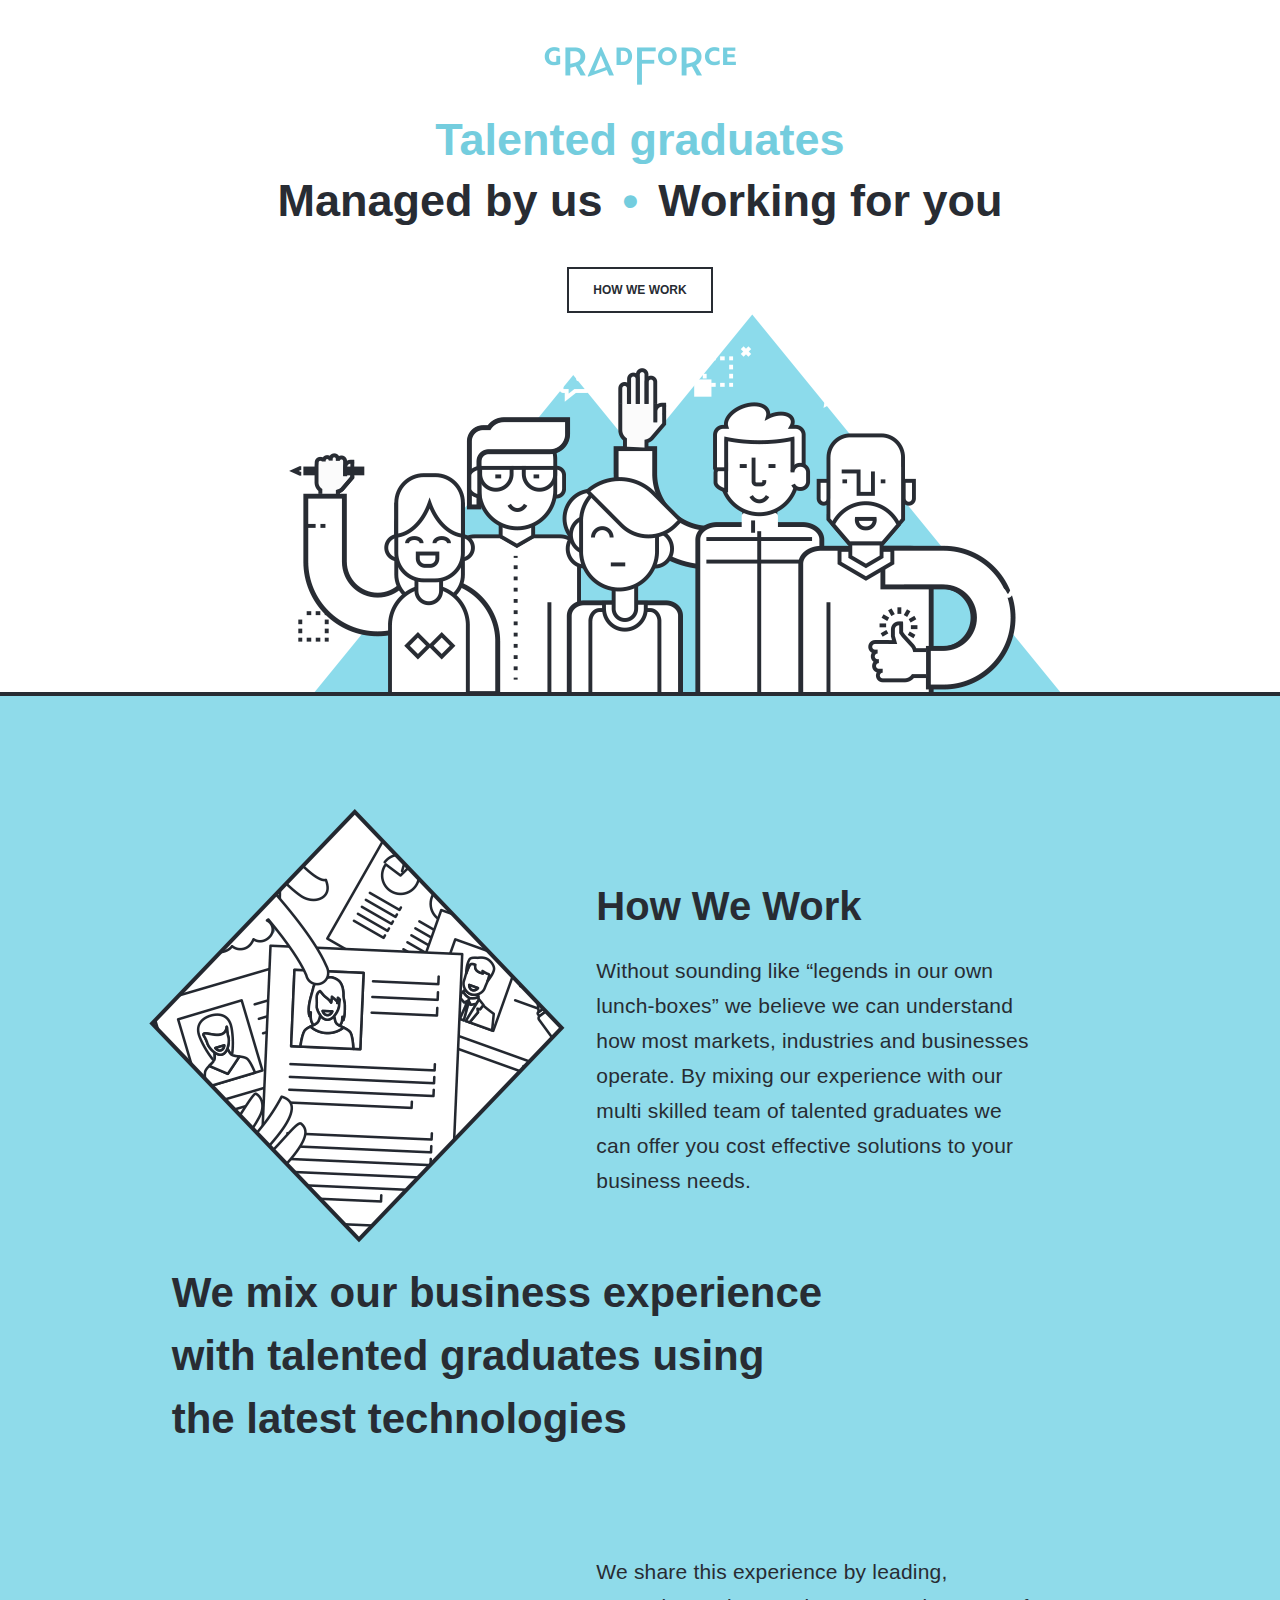
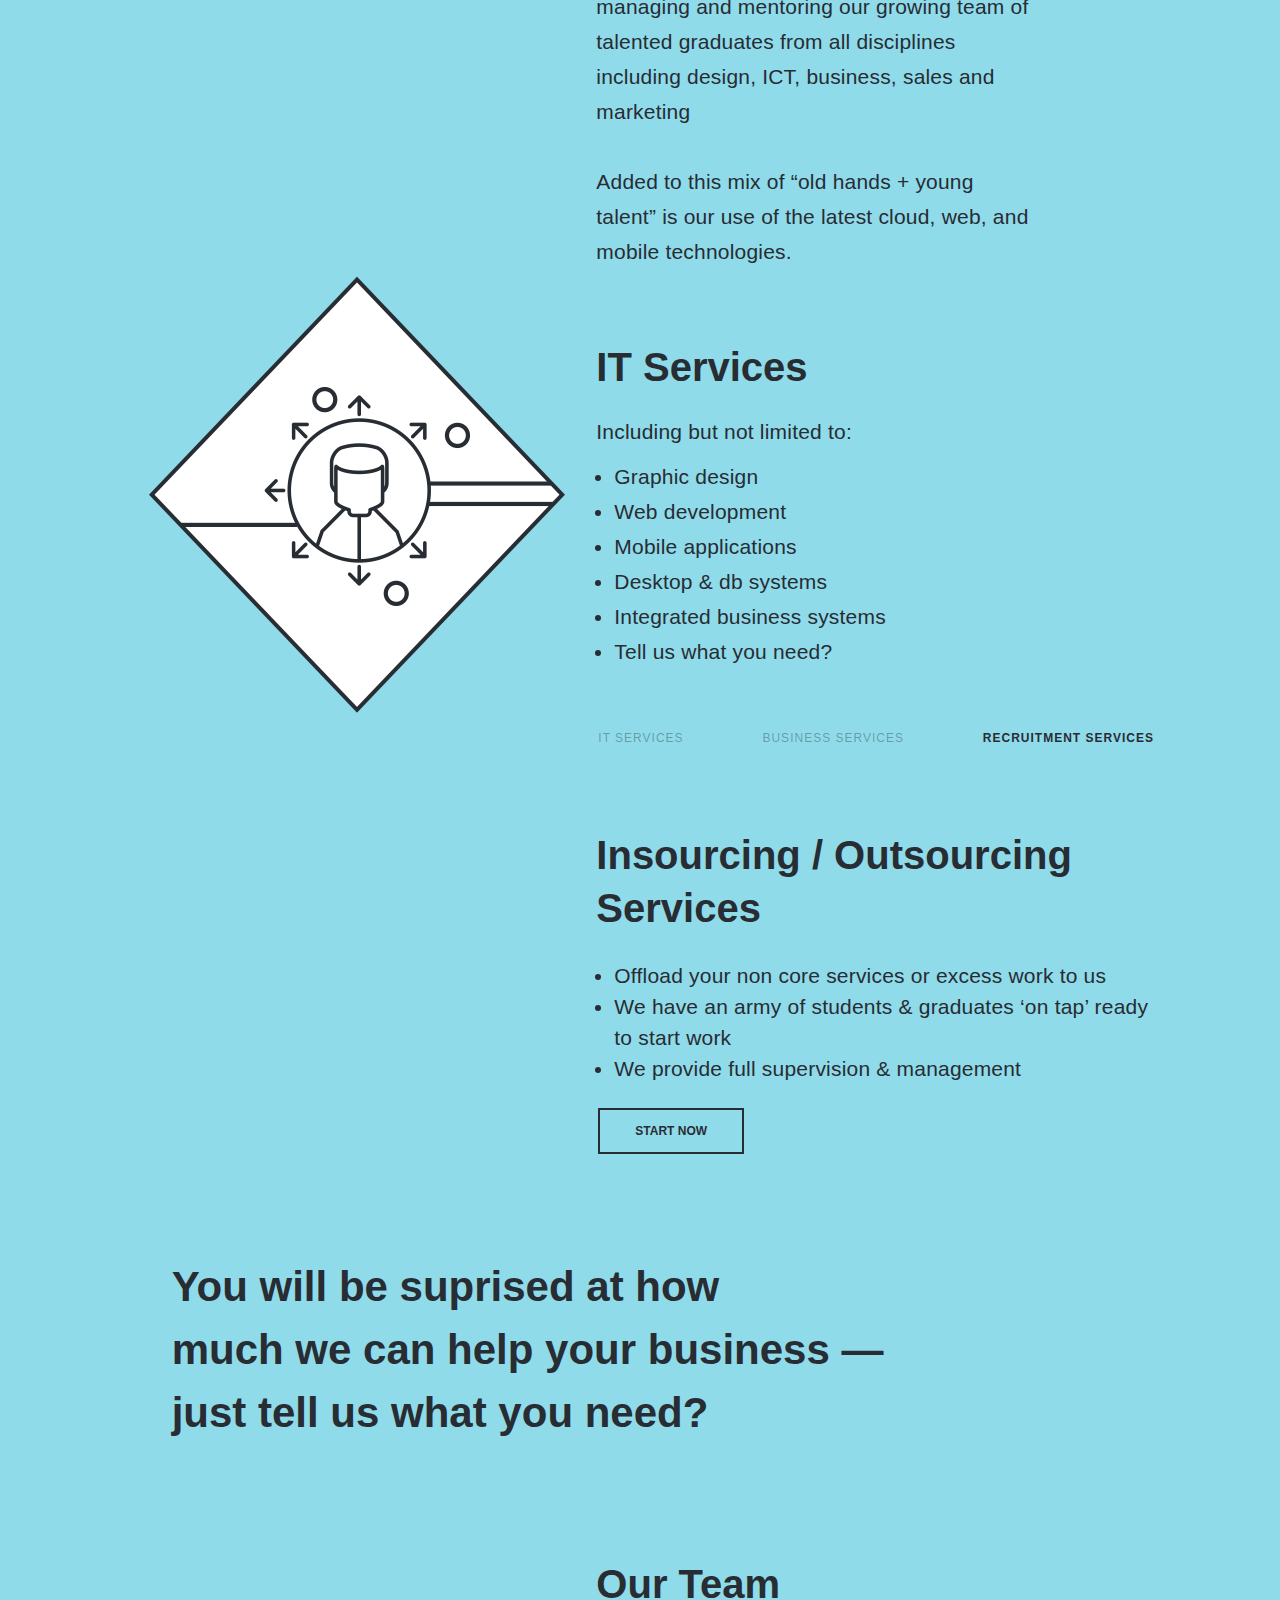
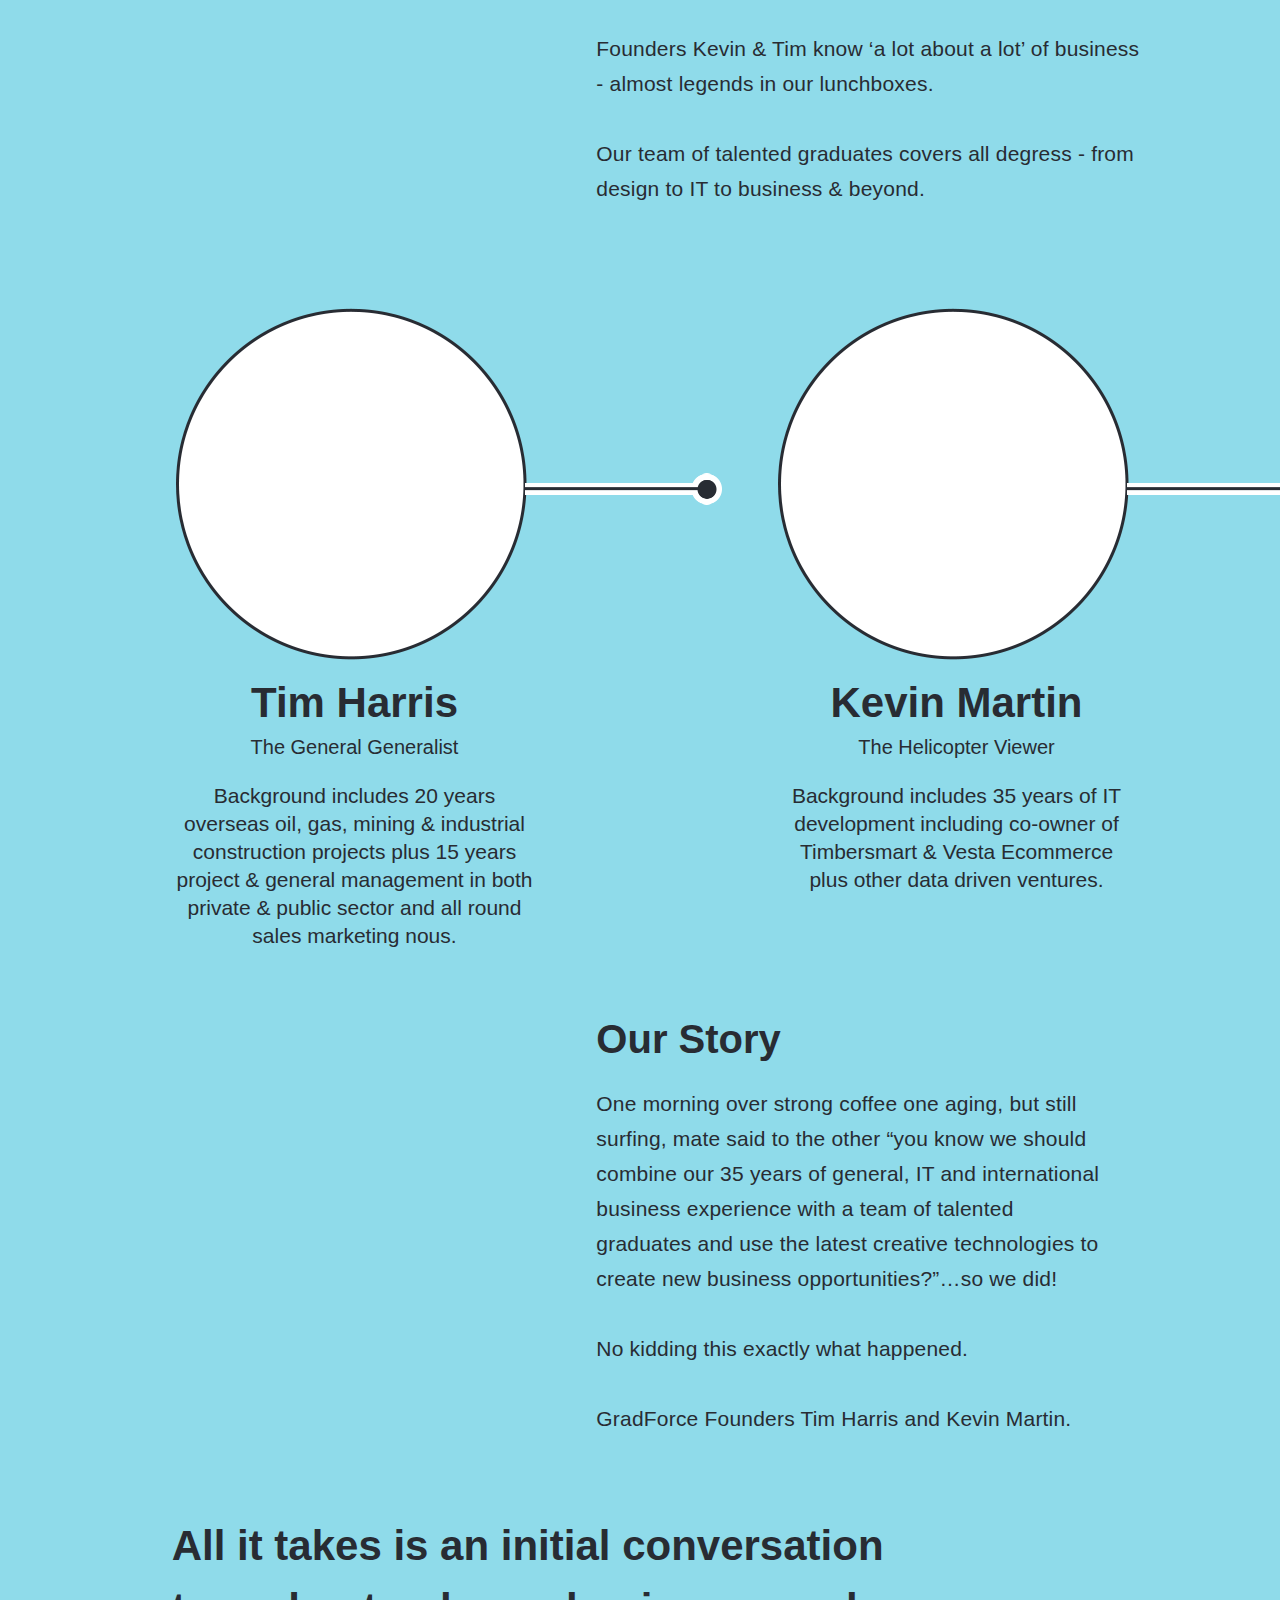
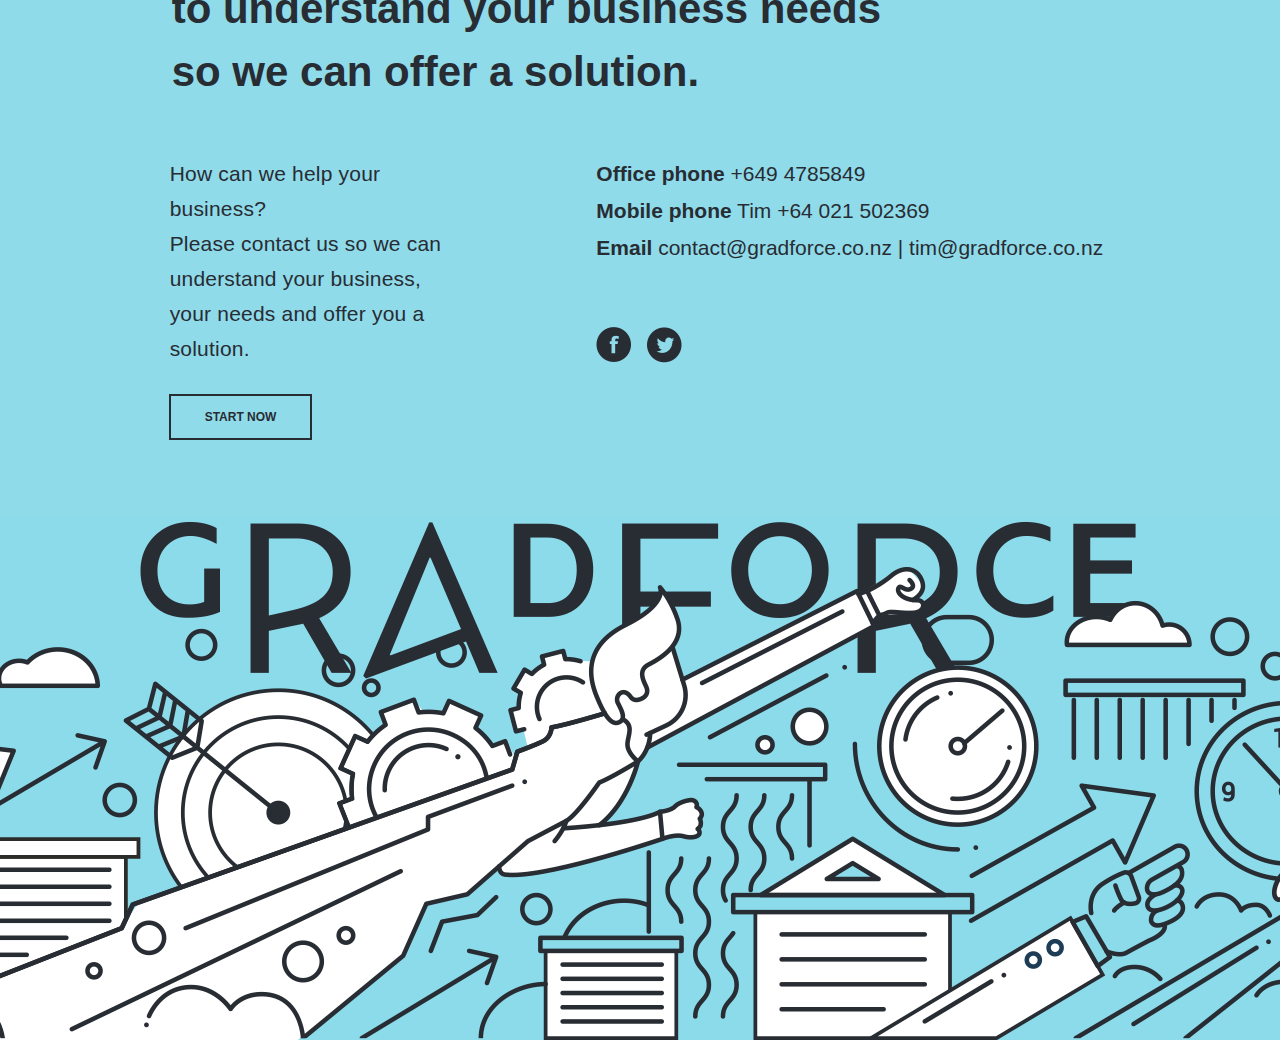
<file: GradForce/index.html>
<!DOCTYPE html>
<html>
<head>
    <meta charset="utf-8">
    <title>Vesta timber &amp; hardware</title>
    <meta name="viewport" content="width=device-width, initial-scale=1">  
    <meta name="description" content="">
    <script src="js/jquery-3.1.0.js"></script>
    <script src="js/main.js"></script>
    <link rel="stylesheet" href="css/bootstrap.css">    
    <link rel="stylesheet" href="css/style.css">
</head>
<body>
    <header>
        <div class="container-fluid">
            <div class="row">
                <div class="col-sm-12 logotype">
                    <img src="images/Gradforce-logo.png" alt="Gradforce">
                </div>
                <div class="col-sm-12 header-title-1">
                    Talented graduates
                </div>
                <div class="col-sm-12 header-title-2">
                    <span>Managed by us</span><span>Working for you</span>
                </div>  
                <div class="col-sm-12 header-button">
                    <span class="button">How We Work</span>
                </div>                 
            </div>
        </div>
    
    </header>
    <section>
        <div class="container-fluid">
            <div class="row">
                <div class="col-sm-4 col-sm-offset-1 left-col">
                    <img src="images/how-we-work.png" class="how-we-work-img" alt="How We Work">
                </div>
                <div class="col-sm-5 right-col-type1">
                    <h1>How We Work</h1>
                    <p>Without sounding like &#8220;legends in our own lunch-boxes&#8221; we believe we can understand how most markets, industries and businesses operate. By mixing our experience with our multi skilled team of talented graduates we can offer you cost effective solutions to your business needs.</p>
                </div>                
            </div>
            <div class="row">
                <div class="col-sm-8 col-sm-offset-1 full-col-type1">
                    <h2>We mix our business experience<br />with talented graduates using<br />the latest technologies</h2>
                </div>              
            </div>  
            <div class="row">
                <div class="col-sm-offset-5 col-sm-5 right-col-type1">
                    <p class="single-right-col">We share this experience by leading, managing and mentoring our growing team of talented graduates from all disciplines including design, ICT, business, sales and marketing</p>
                    <p>Added to this mix of &#8220;old hands + young talent&#8221; is our use of the latest cloud, web, and mobile technologies.</p>
                </div>                
            </div> 
            <div class="row">
                <div class="col-sm-4 col-sm-offset-1 left-col">
                    <img src="images/IT-Services.png" class="it-service-img" alt="IT-Services">
                </div>
                <div class="col-sm-7 right-col-type2">
                    <h1>IT Services</h1>
                    <p>Including but not limited to:</p>
                    <ul>
                        <li>Graphic design</li>
                        <li>Web development</li>
                        <li>Mobile applications</li>
                        <li>Desktop &amp; db systems</li>
                        <li>Integrated business systems</li>
                        <li>Tell us what you need?</li>                    
                    </ul>
                    <div class="switcher-buttons">
                        <span class="switcher">IT Services</span>
                        <span class="switcher">Business Services</span>
                        <span class="switcher active">Recruitment Services</span>                   
                    </div>
                </div>                
            </div>
            <div class="row">
                <div class="col-sm-offset-5 col-sm-6 right-col-type3">
                    <h1>Insourcing / Outsourcing<br />Services</h1>
                    <ul>
                        <li>Offload your non core services or excess work to us</li> 
                        <li>We have an army of students &amp; graduates &#8216;on tap&#8217; ready to start work</li> 
                        <li>We provide full supervision &amp; management</li>                     
                    </ul>
                    <span class="button">Start now</span>
                </div>                
            </div>   
            <div class="row">
                <div class="col-sm-offset-1 col-sm-8 full-col-type2">
                    <h2>You will be suprised at how<br />much we can help your business &#8212;<br />just tell us what you need?</h2>
                </div>              
            </div>             
            <div class="row">
                <div class="col-sm-offset-5 col-sm-6 right-col-type4">
                    <h1>Our Team</h1>
                    <p>Founders Kevin &amp; Tim know &#8216;a lot about a lot&#8217; of business - almost legends in our lunchboxes.</p>
                    <p>Our team of talented graduates covers all degress - from design to IT to business &amp; beyond.</p>
                </div>                
            </div>              
        </div>
    </section> 
    
     <div class="custom-row" id="team-members">
            <div class="team-member">
                <img src="images/team-members-circle.png">
                <div class="member-info">
                    <p class="team-member-name">Tim Harris</p>
                    <p class="team-member-role">The General Generalist</p>
                    <p class="team-member-desc">Background includes 20 years overseas oil, gas, mining &amp; industrial construction projects plus 15 years project &amp; general management in both private &amp; public sector and all round sales marketing nous.</p>                
                </div>
            </div>
            <div class="team-member">
                <img src="images/team-members-circle.png">
                <div class="member-info">                
                    <p class="team-member-name">Kevin Martin</p>
                    <p class="team-member-role">The Helicopter Viewer</p>
                    <p class="team-member-desc">Background includes 35 years of IT development including co-owner of Timbersmart &amp; Vesta Ecommerce plus other data driven ventures.</p>
                </div>                
            </div>  
            <div class="team-member">
                <img src="images/team-members-circle.png">
                <div class="member-info">                
                    <p class="team-member-name">Dmitry Maslov</p>
                    <p class="team-member-role">The Cool Geek</p>
                    <p class="team-member-desc">Dmitry was our first graduate recruit, self-taught since the age of 12 in all matters IT and the cloud world if he doesn’t already know it he does by the next morning!</p>
                </div>                
            </div>    
            <div class="team-member">
                <img src="images/team-members-circle.png">
                <div class="member-info">                
                    <p class="team-member-name">Graduate Talent Team</p>
                    <p class="team-member-desc">Our hand picked talented team is made up of local &amp; international students &amp; graduates covering the full range of qualifications from IT to Business Degrees and beyond.</p>
                </div>                
            </div>                      
    </div>            
           
    <section>
        <div class="container-fluid">        
            <div class="row">
                <div class="col-sm-offset-5 col-sm-6 right-col-type5">
                    <h1>Our Story</h1>
                    <p>One morning over strong coffee one aging, but still surfing, mate said to the other &#8220;you know we should combine our 35 years of general, IT and international business experience with a team of talented graduates and use the latest creative technologies to create new business opportunities?&#8221;&#8230;so we did!</p>
                    <p>No kidding this exactly what happened.</p>
                    <p>GradForce Founders Tim Harris and Kevin Martin.</p>
                </div>                
            </div>   
            <div class="row">
                <div class="col-sm-offset-1 col-sm-8 full-col-type3">
                    <h2>All it takes is an initial conversation<br />to understand your business needs<br />so we can offer a solution.</h2>
                </div>              
            </div> 
            <div class="row">
                <div class="col-sm-offset-1 col-sm-4 left-col-bottom">
                    <p>How can we help your business?<br />Please contact us so we can understand your business, your needs and offer you a solution.</p>
                    <span class="button">Start now</span>
                </div>
                <div class="col-sm-7 right-col-bottom">
                    <p class="contacts"><span>Office phone</span> +649 4785849</p>
                    <p class="contacts"><span>Mobile phone</span> Tim +64 021 502369</p>
                    <p class="contacts"><span>Email</span> contact@gradforce.co.nz  |  tim@gradforce.co.nz</p>
                    <div class="icons">
                        <img src="images/fb-icon.png"><img src="images/twi-icon.png">
                    </div>
                </div>                
            </div>            
        </div>
    </section>
    <footer>
    
    </footer>
</body>
</html>
</file>
<file: GradForce/css/style.css>
body {
    margin: 0;
    padding: 0;
    background-color: #8fdbea;
    font-family: 'Helvetica Neue', Helvetica, Arial, sans-serif;
    overflow-x: hidden;    
}

header {
    background: url(../images/header-team-bg.png) no-repeat bottom;
    background-color: #fff;    
    text-align: center;
    height: 696px;
    border-bottom: 4px solid #282c33;
}
.logotype img {
    margin-top: 47px;
}
.header-title-1 {
    color: #74cdde;
    font-size: 45px;
    font-weight: 700;
    margin-top: 23px;
}
.header-title-2 {
    color: #282c33;
    font-size: 45px;
    font-weight: 700;
    margin-top: -3px;    
}
.header-title-2 span:first-child::after {
    color: #74cdde;    
    content: "\2022";   
    margin: 0 20px;
}
.header-button {
    margin-top: 45px;
}
.button {
    color: #282c33;
    font-size: 12px;
    font-weight: 700;
    border: 2px solid #282c33;
    text-transform: uppercase;
    padding: 14px 24px;
    font-weight: 800;
    cursor: pointer;
}
.how-we-work-img {
    margin-top: 113px;
    margin-left: 27px;
}
.it-service-img {
    margin-top: -28px;
    margin-left: 27px;
}
.right-col-type1 h1 {
    color: #282c33;
    font-size: 40px;
    font-weight: 700;
    margin-top: 188px;    
    margin-bottom: 25px;
    margin-left: 48px;     
}
.right-col-type1 p {
    color: #282c33;
    font-size: 21px;
    font-weight: 400;
    letter-spacing: 0.2px;
    line-height: 35px;
    margin-left: 48px;     
    margin-right: 15px;
    margin-bottom: 35px; 
}
.right-col-type2 h1 {
    color: #282c33;
    font-size: 40px;
    font-weight: 700;
    margin-top: 41px;    
    margin-bottom: 25px;
    margin-left: 48px;     
}
.right-col-type2 p, .right-col-type2 ul li {
    color: #282c33;
    font-size: 21px;
    font-weight: 400;
    letter-spacing: 0.2px;
    line-height: 35px;
}
.right-col-type2 p {
    margin-bottom: 10px;
    margin-left: 48px;
    margin-right: 15px; 
}
.right-col-type2 ul li {
    margin-left: 26px;   
}
.right-col-type3 h1 {
    color: #282c33;
    font-size: 40px;
    font-weight: 700;
    margin-top: 82px;    
    margin-bottom: 25px;
    margin-left: 48px;  
    line-height: 53px;
}
.right-col-type3 p, .right-col-type3 ul li {
    color: #282c33;
    font-size: 21px;
    font-weight: 400;
    letter-spacing: 0.2px;
}
.right-col-type3 p {
    margin-bottom: 10px;
    margin-left: 48px;
    margin-right: 15px; 
    line-height: 35px;    
}
.right-col-type3 ul li {
    margin-left: 26px;   
    line-height: 31px;    
}
.right-col-type3 ul {
    margin-bottom: 36px;
}
.right-col-type3 .button {
    margin-left: 50px;
    padding: 14px 35px;
}
.right-col-type4 h1 {
    color: #282c33;
    font-size: 40px;
    font-weight: 700;
    margin-top: 108px;    
    margin-bottom: 25px;
    margin-left: 48px;     
}
.right-col-type4 p {
    color: #282c33;
    font-size: 21px;
    font-weight: 400;
    letter-spacing: 0.2px;
    line-height: 35px;
    margin-left: 48px;     
    margin-right: 15px;
    margin-bottom: 35px; 
}
.right-col-type5 h1 {
    color: #282c33;
    font-size: 40px;
    font-weight: 700;
    margin-top: 57px;    
    margin-bottom: 25px;
    margin-left: 48px;     
}
.right-col-type5 p {
    color: #282c33;
    font-size: 21px;
    font-weight: 400;
    letter-spacing: 0.2px;
    line-height: 35px;
    margin-bottom: 35px; 
    margin-left: 48px;
    margin-right: 55px;     
}
.single-right-col {
    margin-top: 94px;
}
.full-col-type1 h2 {
    color: #282c33;
    font-size: 42px;
    font-weight: 700; 
    line-height: 63px;
    margin-left: 50px;
    margin-top: 18px;   
}
.full-col-type2 h2 {
    color: #282c33;
    font-size: 42px;
    font-weight: 700; 
    line-height: 63px;
    margin-left: 50px;
    margin-top: 115px;   
}
.full-col-type3 h2 {
    color: #282c33;
    font-size: 42px;
    font-weight: 700; 
    line-height: 63px;
    margin-left: 50px;
    margin-top: 43px;     
}
.custom-row {
    width: 3500px;
    white-space: nowrap;
    margin-left: 176px;
    margin-top: 67px;    
}
.team-member {
    float: left;
    width: 570px;
    text-align: left; 
    margin-right: 32px;
}
.member-info {
    width: 357px;
    margin-top: 13px;
    text-align: center;
}
.team-member p {
    white-space:normal;
    color: #282c33;
}
.team-member-name {
    font-size: 42px;
    font-weight: 700;
    margin: 0;
}
.team-member-role {
    font-size: 20px;
    font-weight: 400; 
    margin-bottom: 20px;
}
.team-member-desc {
    font-size: 21px;
    font-weight: 400; 
    line-height: 28px;
}
.left-col-bottom p {
    color: #282c33;
    font-size: 21px;
    font-weight: 400;
    letter-spacing: 0.2px;
    line-height: 35px;
    margin: 43px 55px 40px 48px;     
}
.left-col-bottom .button {
    margin-left: 47px;
    padding: 14px 34px;
}
.right-col-bottom {
    padding-top: 43px;
}
.right-col-bottom p {
    color: #282c33;
    font-size: 21px;
    font-weight: 400;
    line-height: 35px;
    margin-bottom: 2px; 
    margin-left: 48px;
    margin-right: 55px;     
}
.icons {
    margin: 62px 0 0 48px;
}
.icons img {
    padding-right: 16px;
}
.contacts span {
    font-weight: bold;
}
.switcher-buttons {
    margin-top: 58px;
    margin-left: 50px;
}
.switcher {
    color: rgba(0, 0, 0, 0.3);
    font-size: 12px;
    font-weight: 500;     
    text-transform: uppercase;
    letter-spacing: 1px;
    margin-right: 75px;
    cursor: pointer;
}
.switcher:hover {
    text-decoration: underline;
}
.switcher+.active {
    color: #282c33;
    font-weight: 700;    
}
footer {
    background: url('../images/footer.png') no-repeat bottom;
    height: 614px;
}
.no-padding {
   padding: 0 !important;
}
.no-margin {
   margin: 0 !important;
}
</file>
